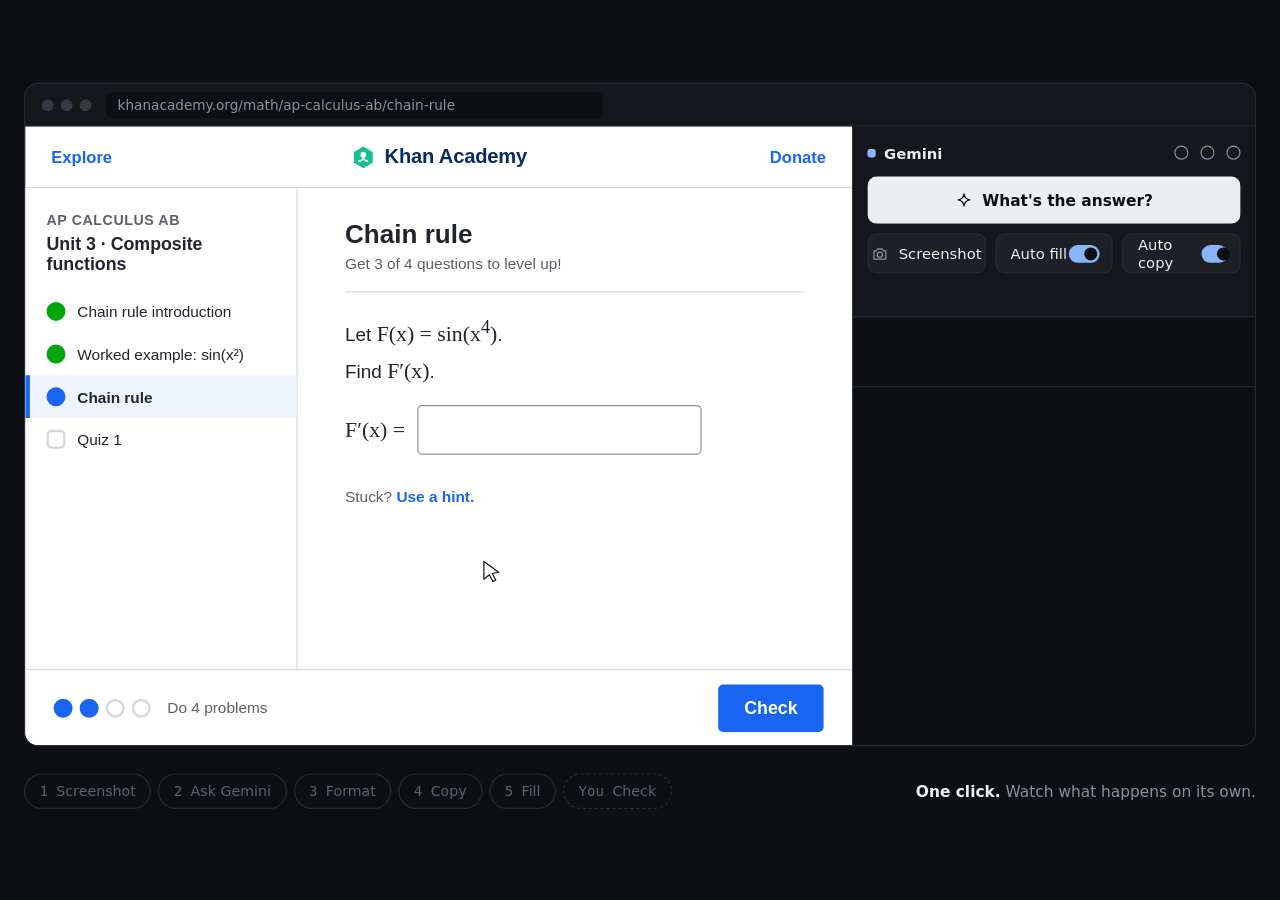
<file: extension/demo.html>
<!DOCTYPE html>
<html lang="en">
  <head>
    <meta charset="UTF-8" />
    <meta name="viewport" content="width=device-width, initial-scale=1.0" />
    <title>Demo: What's the answer?</title>
    <link rel="stylesheet" href="demo.css" />
  </head>
  <body>
    <div class="stage" id="stage">
      <div class="window">
        <div class="chrome-bar">
          <div class="lights"><span></span><span></span><span></span></div>
          <div class="url">khanacademy.org/math/ap-calculus-ab/chain-rule</div>
        </div>
        <div class="content">
          <div class="page" id="page">
            <div class="ka-nav">
              <span class="ka-nav-link">Explore</span>
              <div class="ka-logo">
                <svg viewBox="0 0 24 24" aria-hidden="true"><path d="M12 2l8.7 5v10L12 22l-8.7-5V7z" fill="#14bf96" /><circle cx="12" cy="9.5" r="2.6" fill="#fff" /><path d="M7.5 15.5c2.2 0 4.5-1.4 4.5-3.6 0 2.2 2.3 3.6 4.5 3.6" stroke="#fff" stroke-width="1.6" fill="none" /></svg>
                Khan Academy
              </div>
              <span class="ka-nav-link ka-nav-right">Donate</span>
            </div>

            <div class="ka-body">
              <aside class="ka-side">
                <div class="ka-course">AP Calculus AB</div>
                <div class="ka-unit">Unit 3 · Composite functions</div>
                <div class="ka-item"><i class="ka-icon video"></i>Chain rule introduction</div>
                <div class="ka-item"><i class="ka-icon article"></i>Worked example: sin(x²)</div>
                <div class="ka-item active"><i class="ka-icon exercise"></i>Chain rule</div>
                <div class="ka-item"><i class="ka-icon quiz"></i>Quiz 1</div>
              </aside>

              <main class="ka-main">
                <div class="ka-task">
                  <div class="ka-task-title">Chain rule</div>
                  <div class="ka-task-sub">Get 3 of 4 questions to level up!</div>
                </div>
                <div class="ka-question">
                  <p>Let <span class="math">F(x) = sin(x<sup>4</sup>)</span>.</p>
                  <p>Find <span class="math">F′(x)</span>.</p>
                  <div class="ka-answer-row">
                    <span class="math">F′(x) =</span>
                    <div class="ka-input" id="answer-input"><span id="typed"></span><span class="caret"></span></div>
                  </div>
                </div>
                <div class="ka-hint">Stuck? <span>Use a hint.</span></div>
              </main>
            </div>

            <footer class="ka-footer" id="ka-footer">
              <div class="ka-progress">
                <span class="ka-dot done"></span><span class="ka-dot done"></span><span class="ka-dot" id="dot-3"></span><span class="ka-dot"></span>
                <span class="ka-progress-label">Do 4 problems</span>
              </div>
              <div class="ka-footer-right">
                <span class="ka-feedback" id="feedback">
                  <svg viewBox="0 0 24 24"><circle cx="12" cy="12" r="10" fill="#00a60e" /><path d="M7 12.5l3.2 3.2L17 9" stroke="#fff" stroke-width="2.2" fill="none" stroke-linecap="round" stroke-linejoin="round" /></svg>
                  Nice work!
                </span>
                <span class="ka-check" id="check-btn">Check</span>
              </div>
            </footer>

            <div class="flash" id="flash"></div>
          </div>

          <div class="panel" id="panel">
            <div class="toolbar">
              <div class="toolbar-top">
                <div class="wordmark"><i></i>Gemini</div>
                <div class="icons"><span></span><span></span><span></span></div>
              </div>
              <div class="btn btn-primary" id="answer-btn">
                <svg class="icon" viewBox="0 0 24 24"><path d="M12 3c.7 4.6 3.4 7.3 8 8-4.6.7-7.3 3.4-8 8-.7-4.6-3.4-7.3-8-8 4.6-.7 7.3-3.4 8-8z" /></svg>
                <span class="spinner"></span>
                What's the answer?
              </div>
              <div class="row row-toggles">
                <div class="btn">
                  <svg class="icon muted" viewBox="0 0 24 24"><path d="M4 8h3l2-3h6l2 3h3v11H4z" /><circle cx="12" cy="13" r="3.5" /></svg>
                  Screenshot
                </div>
                <div class="setting">Auto fill <span class="switch on"></span></div>
                <div class="setting">Auto copy <span class="switch on"></span></div>
              </div>
              <div class="status idle" id="status"></div>
            </div>

            <div class="answer" id="answer">
              <div class="answer-value">4x^3cos(x^4)</div>
              <div class="answer-fill" id="answer-fill">Fill</div>
              <div class="answer-copy" id="answer-copy">
                <svg class="icon" viewBox="0 0 24 24"><path d="M5 12.5l4.5 4.5L19 7.5" /></svg>
                <span id="copy-label">Copy</span>
              </div>
            </div>

            <div class="chat">
              <div class="bubble user" id="bubble-user">
                <div class="thumb" id="thumb"></div>
                <span class="long">What's the answer? Format it for Khan Academy.</span>
              </div>
              <div class="bubble model" id="bubble-model">
                <span class="long">Using the chain rule, F′(x) = cos(x⁴) · 4x³.<br /></span>ANSWER: <b>4x^3cos(x^4)</b>
              </div>
            </div>
          </div>
        </div>
      </div>

      <div class="shot" id="shot"></div>

      <div class="cursor" id="cursor">
        <span class="ripple"></span>
        <svg viewBox="0 0 24 24"><path d="M4 2l15 11-6.5 1.2L16 21l-3 1.4-3.5-6.9L4 20z" fill="#fff" stroke="#111" stroke-width="1.2" stroke-linejoin="round" /></svg>
      </div>

      <div class="captions">
        <div class="steps">
          <div class="step" data-step="1"><b>1</b>Screenshot</div>
          <div class="step" data-step="2"><b>2</b>Ask Gemini</div>
          <div class="step" data-step="3"><b>3</b>Format</div>
          <div class="step" data-step="4"><b>4</b>Copy</div>
          <div class="step" data-step="5"><b>5</b>Fill</div>
          <div class="step you" data-step="6"><b>You</b>Check</div>
        </div>
        <div class="headline" id="headline"></div>
      </div>
    </div>

    <script src="demo.js"></script>
  </body>
</html>
</file>
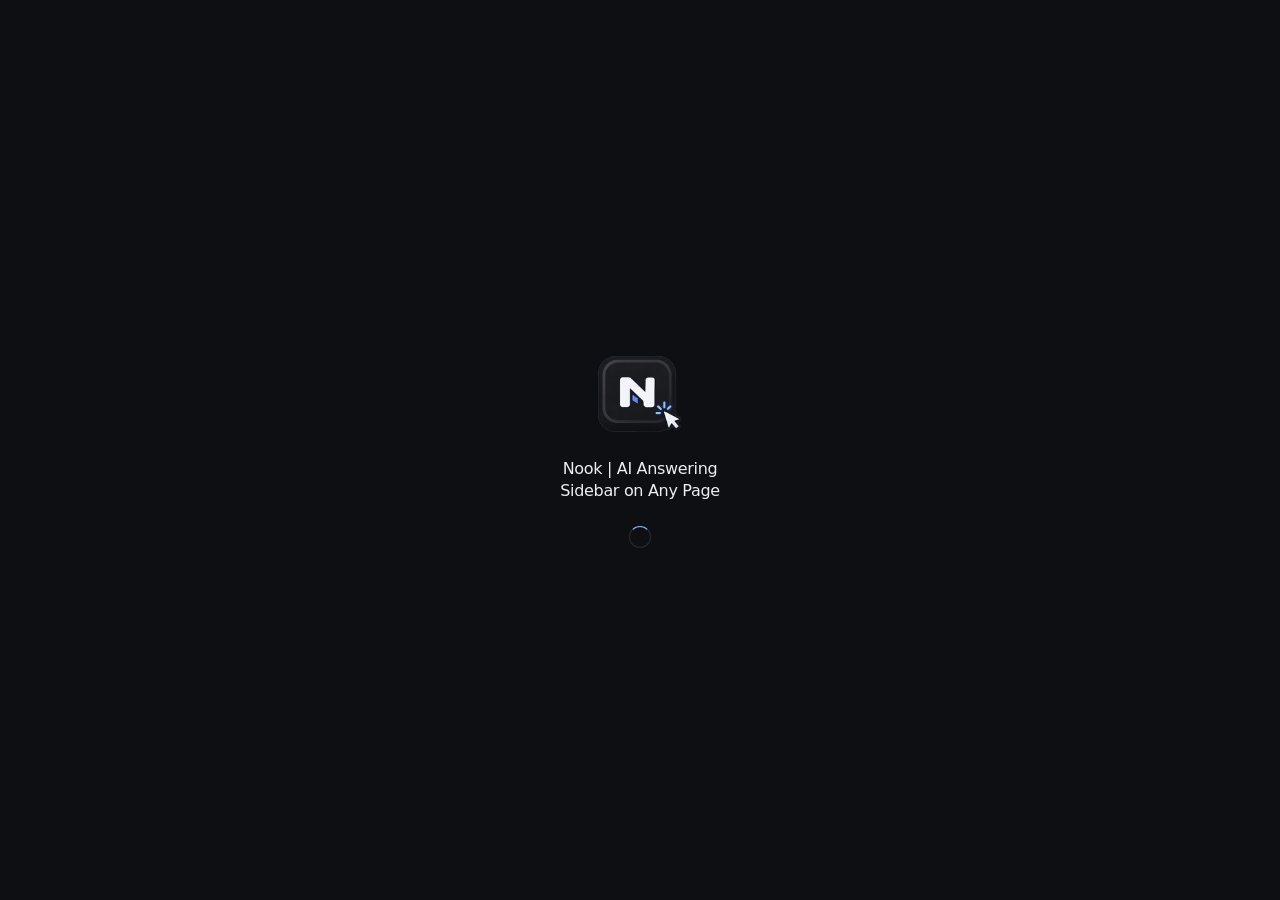
<file: extension/sidepanel.html>
<!DOCTYPE html>
<html lang="en">
  <head>
    <meta charset="UTF-8" />
    <meta name="viewport" content="width=device-width, initial-scale=1.0" />
    <title>Nook</title>
    <link rel="preconnect" href="https://gemini.google.com" />
    <link rel="stylesheet" href="sidepanel.css" />
    <script src="splash-boot.js"></script>
  </head>
  <body>
    <div id="splash" class="splash">
      <img class="splash-logo" src="icons/icon128.png" alt="" width="88" height="88" />
      <p class="splash-title">Nook | AI Answering Sidebar on Any Page</p>
      <div class="splash-spin" aria-hidden="true"></div>
    </div>
    <iframe
      id="gemini-frame"
      class="gemini-frame"
      data-tour="gemini"
      data-src="https://gemini.google.com/app"
      allow="clipboard-read; clipboard-write; microphone"
      title="Gemini"
    ></iframe>
    <svg width="0" height="0" style="position: absolute" aria-hidden="true">
      <defs>
        <symbol id="i-spark" viewBox="0 0 24 24"><path d="M12 3c.7 4.6 3.4 7.3 8 8-4.6.7-7.3 3.4-8 8-.7-4.6-3.4-7.3-8-8 4.6-.7 7.3-3.4 8-8z" /></symbol>
        <symbol id="i-camera" viewBox="0 0 24 24"><path d="M4 8h3l2-3h6l2 3h3v11H4z" /><circle cx="12" cy="13" r="3.5" /></symbol>
        <symbol id="i-copy" viewBox="0 0 24 24"><rect x="8" y="8" width="12" height="12" rx="2" /><path d="M16 8V5a1 1 0 0 0-1-1H5a1 1 0 0 0-1 1v10a1 1 0 0 0 1 1h3" /></symbol>
        <symbol id="i-check" viewBox="0 0 24 24"><path d="M5 12.5l4.5 4.5L19 7.5" /></symbol>
        <symbol id="i-help" viewBox="0 0 24 24"><circle cx="12" cy="12" r="9" /><path d="M9.6 9.5a2.5 2.5 0 1 1 3.4 2.3c-.6.3-1 .8-1 1.5v.4" /><path d="M12 17h.01" /></symbol>
        <symbol id="i-reload" viewBox="0 0 24 24"><path d="M20 12a8 8 0 1 1-2.3-5.7" /><path d="M20 4v5h-5" /></symbol>
        <symbol id="i-play" viewBox="0 0 24 24"><path d="M8 5.5v13l10.5-6.5z" /></symbol>
        <symbol id="i-user" viewBox="0 0 24 24"><circle cx="12" cy="8.5" r="3.5" /><path d="M5 20c1.2-3.5 3.8-5 7-5s5.8 1.5 7 5" /></symbol>
        <symbol id="i-fill" viewBox="0 0 24 24"><path d="M4 17h16" /><path d="M9 13V8.5a3 3 0 0 1 6 0V13" /><path d="M12 3v3" /><path d="M7 20h10" /></symbol>
      </defs>
    </svg>

    <header class="toolbar">
      <div class="toolbar-top">
        <div class="wordmark">
          <span class="wordmark-dot" aria-hidden="true"></span>
          Nook
        </div>
        <div class="toolbar-icons" data-tour="icons">
          <button type="button" id="help-btn" class="icon-btn" title="How it works" aria-label="How it works">
            <svg class="icon"><use href="#i-help" /></svg>
          </button>
          <button type="button" id="reload-btn" class="icon-btn" title="Reload Gemini" aria-label="Reload Gemini">
            <svg class="icon"><use href="#i-reload" /></svg>
          </button>
          <button type="button" id="signin-btn" class="icon-btn" title="Sign in to Google in a new tab" aria-label="Sign in">
            <svg class="icon"><use href="#i-user" /></svg>
          </button>
        </div>
      </div>

      <button type="button" id="answer-btn" class="btn btn-primary" data-tour="answer">
        <svg class="icon"><use href="#i-spark" /></svg>
        <span class="btn-label">What's the answer?</span>
        <span class="spinner" aria-hidden="true"></span>
      </button>
      <p class="hotkey-note" id="hotkey-note">
        <span>Hotkey</span>
        <span id="hotkey-keys"><kbd>Alt</kbd><kbd>Shift</kbd><kbd>A</kbd></span>
        <span class="hotkey-platform" id="hotkey-platform" hidden>Alt+Shift+A on Windows</span>
      </p>

      <div class="toolbar-row">
        <button type="button" id="screenshot-btn" class="btn btn-secondary" data-tour="screenshot">
          <svg class="icon"><use href="#i-camera" /></svg>
          Screenshot
        </button>
        <label class="setting" data-tour="autofill">
          <span>Auto fill</span>
          <input type="checkbox" id="autofill-toggle" />
          <span class="switch" aria-hidden="true"></span>
        </label>
        <label class="setting" data-tour="autocopy">
          <span>Auto copy</span>
          <input type="checkbox" id="autocopy-toggle" />
          <span class="switch" aria-hidden="true"></span>
        </label>
      </div>

      <div id="status-bar" class="status" role="status" aria-live="polite"></div>
    </header>

    <div id="answer-bar" class="answer" hidden data-tour="answercard">
      <button type="button" id="answer-text" class="answer-value" title="Click to copy"></button>
      <button type="button" id="fill-answer-btn" class="answer-action" data-tour="fillbtn" aria-label="Fill answer into the page">
        <svg class="icon"><use href="#i-fill" /></svg>
        <span>Fill</span>
      </button>
      <button type="button" id="copy-answer-btn" class="answer-copy answer-action" aria-label="Copy answer">
        <svg class="icon icon-copy"><use href="#i-copy" /></svg>
        <svg class="icon icon-check"><use href="#i-check" /></svg>
        <span class="answer-copy-label">Copy</span>
      </button>
    </div>


    <div id="onboarding" class="onboarding" hidden>
      <div class="card" role="dialog" aria-modal="true" aria-labelledby="card-title">
        <div id="card-content" class="card-content"></div>
        <div class="card-footer">
          <div id="card-dots" class="dots" aria-hidden="true"></div>
          <div class="card-nav">
            <button type="button" id="card-skip" class="text-btn">Skip</button>
            <button type="button" id="card-next" class="btn btn-primary btn-compact">Next</button>
          </div>
        </div>
      </div>
    </div>

    <div id="tour" class="tour" hidden>
      <div class="tour-scrim"></div>
      <div id="tour-tip" class="tour-tip" role="dialog" aria-modal="true" aria-labelledby="tour-title">
        <div class="tour-step" id="tour-step"></div>
        <h3 id="tour-title" class="tour-title"></h3>
        <p id="tour-body" class="tour-body"></p>
        <div class="tour-nav">
          <button type="button" id="tour-skip" class="text-btn">Skip</button>
          <button type="button" id="tour-next" class="btn btn-primary btn-compact">Next</button>
        </div>
      </div>
    </div>

    <script defer src="page-agent.js"></script>
    <script defer src="page-fill.js"></script>
    <script defer src="onboarding.js"></script>
    <script type="module" src="sidepanel.js"></script>
  </body>
</html>
</file>
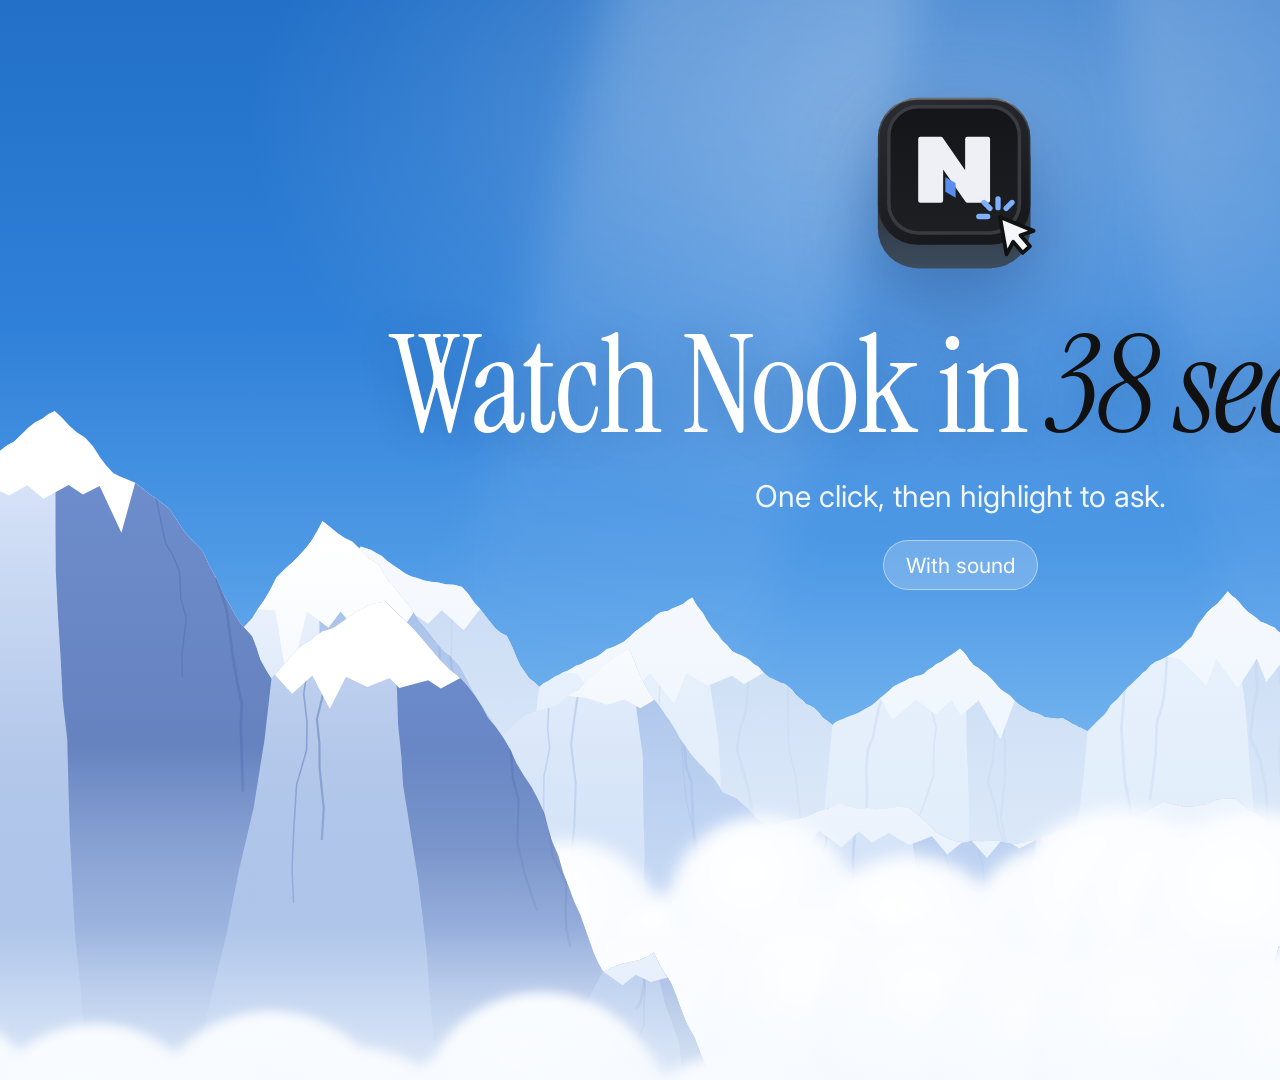
<file: website/tools/poster.html>
<!DOCTYPE html>
<!-- The tour video's poster. Render at 1920x1080 and save as public/assets/nook-tour-poster-v2.jpg.
     The site draws its own play button at 50% / 69%, so that spot is left clear. -->
<html lang="en">
<head>
<meta charset="utf-8" />
<link href="https://fonts.googleapis.com/css2?family=Instrument+Serif:ital@0;1&family=Inter:wght@400;500;600&display=swap" rel="stylesheet" />
<style>
  html, body { margin: 0; }
  .p { position: relative; width: 1920px; height: 1080px; overflow: hidden; font-family: Inter, sans-serif; color: #fff;
       background: linear-gradient(180deg, #2270c8 0%, #2f80d8 30%, #4f9ae6 52%, #79b8f0 72%, #c4e0fa 100%); }
  .sun { position: absolute; left: 50%; top: -420px; width: 1900px; height: 1100px; margin-left: -950px; border-radius: 50%;
         background: radial-gradient(closest-side, rgba(255,255,255,0.34), rgba(255,255,255,0.08) 55%, transparent 75%); }
  .beam { position: absolute; top: -10%; width: 300px; height: 120%; background: linear-gradient(180deg, rgba(255,255,255,0.22), transparent 70%); filter: blur(24px); transform-origin: 50% 0; }
  .ly { position: absolute; left: -60px; width: 2040px; height: auto; bottom: -40px; }
  .ly.near { bottom: -70px; }
  .ly.front { bottom: -150px; }
  .key { position: absolute; left: 50%; top: 92px; width: 176px; margin-left: -88px; filter: drop-shadow(0 30px 40px rgba(10, 40, 100, 0.35)); }
  .key img { width: 100%; display: block; }
  .key .cur { position: absolute; left: 70.8%; top: 66.9%; width: 23.3%; }
  .key .rays { position: absolute; left: 55.8%; top: 52.4%; width: 33.3%; }
  h1 { position: absolute; left: 0; right: 0; top: 318px; margin: 0; text-align: center; font: 400 136px/1 "Instrument Serif", serif; letter-spacing: -0.015em; text-shadow: 0 4px 40px rgba(10, 40, 100, 0.22); }
  h1 em { color: #111; }
  .sub { position: absolute; left: 0; right: 0; top: 478px; text-align: center; font-size: 30px; color: rgba(255,255,255,0.92); }
  .chips { position: absolute; left: 0; right: 0; top: 540px; display: flex; justify-content: center; gap: 14px; }
  .chips span { height: 48px; padding: 0 22px; display: inline-flex; align-items: center; border-radius: 999px; font-size: 21px; background: rgba(255,255,255,0.2); border: 1px solid rgba(255,255,255,0.45); }
</style>
</head>
<body>
  <div class="p">
    <i class="sun"></i>
    <i class="beam" style="left:640px;transform:rotate(14deg)"></i>
    <i class="beam" style="left:1100px;transform:rotate(-10deg);width:360px;opacity:.8"></i>
    <img class="ly" src="../public/assets/scene/far.svg" alt="" />
    <img class="ly" src="../public/assets/scene/mid.svg" alt="" />
    <img class="ly" src="../public/assets/scene/clouds-back.svg" alt="" />
    <img class="ly near" src="../public/assets/scene/near.svg" alt="" />
    <img class="ly front" src="../public/assets/scene/clouds-front.svg" alt="" />
    <div class="key"><img src="../public/assets/scene/keycap.svg" alt="" /><img class="rays" src="../public/assets/scene/rays.svg" alt="" /><img class="cur" src="../public/assets/scene/cursor.svg" alt="" /></div>
    <h1>Watch Nook in <em>38 seconds</em></h1>
    <div class="sub">One click, then highlight to ask.</div>
    <div class="chips"><span>With sound</span></div>
  </div>
</body>
</html>
</file>
<file: extension/demo.css>
/* Looping demo of the "What's the answer?" flow on a mock Khan Academy exercise.
   Landscape for a full tab, portrait (.stage.portrait) for the side panel onboarding. */

:root {
  --bg: #0e0f12;
  --surface: #15171c;
  --raised: #1d2027;
  --border: #272b34;
  --border-strong: #343945;
  --text: #eceef2;
  --muted: #8a91a0;
  --faint: #5c6270;
  --accent: #8ab4f8;
  --success: #6dd3a0;
  --ease: cubic-bezier(0.2, 0.8, 0.2, 1);
  --font: "Inter", system-ui, -apple-system, "Segoe UI", Roboto, sans-serif;
  --mono: ui-monospace, "SF Mono", "Cascadia Mono", Consolas, monospace;

  --ka-blue: #1865f2;
  --ka-ink: #21242c;
  --ka-ink-2: #5b5f66;
  --ka-line: #d6d8da;
  --ka-green: #00a60e;
  --ka-font: "Lato", "Noto Sans", "Helvetica Neue", Arial, sans-serif;
  --ka-math: "Cambria Math", "Times New Roman", serif;
}

* {
  box-sizing: border-box;
}

html,
body {
  margin: 0;
  height: 100%;
  background: var(--bg);
  font-family: var(--font);
  color: var(--text);
  -webkit-font-smoothing: antialiased;
  overflow: hidden;
}

.stage {
  position: absolute;
  top: 50%;
  left: 50%;
  width: 1040px;
  height: 620px;
}

.stage.portrait {
  width: 360px;
  height: 640px;
}

/* ——— Browser window ——— */

.window {
  position: absolute;
  inset: 0 0 60px 0;
  display: flex;
  flex-direction: column;
  border: 1px solid var(--border);
  border-radius: 12px;
  overflow: hidden;
  background: var(--surface);
}

.portrait .window {
  bottom: 68px;
}

.chrome-bar {
  display: flex;
  align-items: center;
  gap: 12px;
  height: 36px;
  padding: 0 14px;
  border-bottom: 1px solid var(--border);
  flex-shrink: 0;
}

.portrait .chrome-bar {
  height: 30px;
  gap: 10px;
  padding: 0 10px;
}

.lights {
  display: flex;
  gap: 6px;
}

.lights span {
  width: 10px;
  height: 10px;
  border-radius: 50%;
  background: var(--border-strong);
}

.portrait .lights span {
  width: 8px;
  height: 8px;
}

.url {
  flex: 1;
  max-width: 420px;
  height: 22px;
  padding: 0 10px;
  border-radius: 6px;
  background: var(--bg);
  color: var(--muted);
  font-size: 11.5px;
  line-height: 22px;
  white-space: nowrap;
  overflow: hidden;
  text-overflow: ellipsis;
}

.portrait .url {
  height: 18px;
  font-size: 10px;
  line-height: 18px;
}

.content {
  flex: 1;
  display: flex;
  min-height: 0;
}

.portrait .content {
  flex-direction: column;
}

/* ——— Mock Khan Academy exercise ——— */

.page {
  position: relative;
  flex: 1;
  display: flex;
  flex-direction: column;
  min-width: 0;
  background: #fff;
  color: var(--ka-ink);
  font-family: var(--ka-font);
  overflow: hidden;
}

.portrait .page {
  flex: 0 0 262px;
}

.ka-nav {
  position: relative;
  display: flex;
  align-items: center;
  justify-content: space-between;
  height: 52px;
  padding: 0 22px;
  border-bottom: 1px solid var(--ka-line);
  flex-shrink: 0;
}

.portrait .ka-nav {
  height: 38px;
  padding: 0 12px;
}

.ka-nav-link {
  color: var(--ka-blue);
  font-size: 14px;
  font-weight: 700;
}

.portrait .ka-nav-link {
  font-size: 11px;
}

.ka-logo {
  position: absolute;
  left: 50%;
  display: flex;
  align-items: center;
  gap: 7px;
  transform: translateX(-50%);
  color: #0a2a66;
  font-size: 17px;
  font-weight: 700;
  letter-spacing: -0.01em;
}

.ka-logo svg {
  width: 22px;
  height: 22px;
}

.portrait .ka-logo {
  gap: 5px;
  font-size: 13px;
}

.portrait .ka-logo svg {
  width: 16px;
  height: 16px;
}

.ka-body {
  flex: 1;
  display: flex;
  min-height: 0;
}

.ka-side {
  width: 230px;
  padding: 20px 0;
  border-right: 1px solid var(--ka-line);
  background: #fff;
  flex-shrink: 0;
}

.portrait .ka-side {
  display: none;
}

.ka-course {
  padding: 0 18px;
  color: var(--ka-ink-2);
  font-size: 12px;
  font-weight: 700;
  text-transform: uppercase;
  letter-spacing: 0.04em;
}

.ka-unit {
  padding: 4px 18px 14px;
  font-size: 15px;
  font-weight: 700;
}

.ka-item {
  display: flex;
  align-items: center;
  gap: 10px;
  padding: 10px 18px;
  color: var(--ka-ink);
  font-size: 13px;
}

.ka-item.active {
  background: #eef3fe;
  box-shadow: inset 4px 0 0 var(--ka-blue);
  font-weight: 700;
}

.ka-icon {
  width: 16px;
  height: 16px;
  border: 2px solid var(--ka-line);
  border-radius: 50%;
  flex-shrink: 0;
}

.ka-icon.exercise {
  border-color: var(--ka-blue);
  background: var(--ka-blue);
}

.ka-icon.quiz {
  border-radius: 4px;
}

.ka-icon.video,
.ka-icon.article {
  border-color: var(--ka-green);
  background: var(--ka-green);
}

.ka-main {
  flex: 1;
  min-width: 0;
  padding: 26px 40px;
}

.portrait .ka-main {
  padding: 12px 16px 0;
}

.ka-task {
  padding-bottom: 16px;
  margin-bottom: 20px;
  border-bottom: 1px solid var(--ka-line);
}

.portrait .ka-task {
  padding-bottom: 8px;
  margin-bottom: 10px;
}

.ka-task-title {
  font-size: 22px;
  font-weight: 700;
}

.portrait .ka-task-title {
  font-size: 15px;
}

.ka-task-sub {
  margin-top: 4px;
  color: var(--ka-ink-2);
  font-size: 13px;
}

.portrait .ka-task-sub {
  font-size: 10.5px;
}

.ka-question p {
  margin: 0 0 10px;
  font-size: 16px;
}

.portrait .ka-question p {
  margin-bottom: 4px;
  font-size: 12.5px;
}

.math {
  font-family: var(--ka-math);
  font-size: 1.15em;
}

.ka-answer-row {
  display: flex;
  align-items: center;
  gap: 10px;
  margin-top: 18px;
}

.portrait .ka-answer-row {
  margin-top: 8px;
  font-size: 12.5px;
}

.ka-input {
  width: 240px;
  height: 42px;
  padding: 0 12px;
  border: 1px solid rgba(33, 36, 44, 0.5);
  border-radius: 4px;
  font-family: var(--mono);
  font-size: 15px;
  line-height: 40px;
  white-space: nowrap;
  transition: border-color 200ms, box-shadow 200ms;
}

.portrait .ka-input {
  width: 170px;
  height: 32px;
  padding: 0 8px;
  font-size: 12px;
  line-height: 30px;
}

.ka-input.focus {
  border-color: var(--ka-blue);
  box-shadow: 0 0 0 1px var(--ka-blue);
}

.caret {
  display: inline-block;
  width: 1.5px;
  height: 18px;
  margin-left: 1px;
  vertical-align: -4px;
  background: var(--ka-ink);
  opacity: 0;
}

.portrait .caret {
  height: 14px;
  vertical-align: -3px;
}

.ka-input.focus .caret {
  animation: blink 1s steps(1) infinite;
}

.ka-hint {
  margin-top: 28px;
  color: var(--ka-ink-2);
  font-size: 13px;
}

.ka-hint span {
  color: var(--ka-blue);
  font-weight: 700;
}

.portrait .ka-hint {
  display: none;
}

.ka-footer {
  display: flex;
  align-items: center;
  justify-content: space-between;
  height: 64px;
  padding: 0 24px;
  border-top: 1px solid var(--ka-line);
  background: #fff;
  flex-shrink: 0;
  transition: background 300ms;
}

.portrait .ka-footer {
  height: 46px;
  padding: 0 12px;
}

.ka-footer.correct {
  background: #f1faf2;
}

.ka-progress {
  display: flex;
  align-items: center;
  gap: 6px;
}

.ka-dot {
  width: 16px;
  height: 16px;
  border: 2px solid var(--ka-line);
  border-radius: 50%;
  transition: background 300ms, border-color 300ms;
}

.portrait .ka-dot {
  width: 11px;
  height: 11px;
}

.ka-dot.done {
  border-color: var(--ka-blue);
  background: var(--ka-blue);
}

.ka-progress-label {
  margin-left: 8px;
  color: var(--ka-ink-2);
  font-size: 13px;
}

.portrait .ka-progress-label {
  display: none;
}

.ka-footer-right {
  display: flex;
  align-items: center;
  gap: 16px;
}

.portrait .ka-footer-right {
  gap: 8px;
}

.ka-feedback {
  display: flex;
  align-items: center;
  gap: 8px;
  color: var(--ka-green);
  font-size: 15px;
  font-weight: 700;
  opacity: 0;
  transform: translateX(8px);
  transition: opacity 300ms var(--ease), transform 300ms var(--ease);
}

.ka-feedback svg {
  width: 22px;
  height: 22px;
}

.portrait .ka-feedback {
  gap: 5px;
  font-size: 12px;
}

.portrait .ka-feedback svg {
  width: 16px;
  height: 16px;
}

.ka-feedback.show {
  opacity: 1;
  transform: none;
}

.ka-check {
  height: 40px;
  padding: 0 22px;
  border-radius: 4px;
  background: var(--ka-blue);
  color: #fff;
  font-size: 15px;
  font-weight: 700;
  line-height: 40px;
  transition: background 250ms;
}

.portrait .ka-check {
  height: 30px;
  padding: 0 14px;
  font-size: 12px;
  line-height: 30px;
}

.ka-check.next {
  background: var(--ka-green);
}

.flash {
  position: absolute;
  inset: 0;
  border: 3px solid var(--accent);
  background: rgba(255, 255, 255, 0.7);
  opacity: 0;
  pointer-events: none;
}

.flash.go {
  animation: flash 520ms ease-out;
}

.shot {
  position: absolute;
  z-index: 5;
  border: 1px solid #d0d3da;
  border-radius: 6px;
  background: #fff;
  opacity: 0;
  pointer-events: none;
  transform-origin: 0 0;
  transition: transform 700ms var(--ease), opacity 600ms var(--ease);
}

/* ——— Side panel mock ——— */

.panel {
  display: flex;
  flex-direction: column;
  width: 340px;
  border-left: 1px solid var(--border);
  background: var(--bg);
  flex-shrink: 0;
}

.portrait .panel {
  flex: 1;
  width: auto;
  min-height: 0;
  border-left: none;
  border-top: 1px solid var(--border);
}

.toolbar {
  display: flex;
  flex-direction: column;
  gap: 8px;
  padding: 10px 12px 12px;
  border-bottom: 1px solid var(--border);
  background: var(--surface);
}

.portrait .toolbar {
  gap: 6px;
  padding: 8px 10px 10px;
}

.toolbar-top {
  display: flex;
  align-items: center;
  justify-content: space-between;
  height: 24px;
  font-size: 12.5px;
  font-weight: 600;
}

.portrait .toolbar-top {
  height: 18px;
  font-size: 11.5px;
}

.wordmark {
  display: flex;
  align-items: center;
  gap: 7px;
}

.wordmark i {
  width: 7px;
  height: 7px;
  border-radius: 2px;
  background: var(--accent);
}

.icons {
  display: flex;
  gap: 10px;
}

.icons span {
  width: 12px;
  height: 12px;
  border: 1.5px solid var(--muted);
  border-radius: 50%;
}

.icon {
  width: 15px;
  height: 15px;
  fill: none;
  stroke: currentColor;
  stroke-width: 1.7;
  stroke-linecap: round;
  stroke-linejoin: round;
}

.icon.muted {
  color: var(--muted);
}

.btn {
  display: flex;
  align-items: center;
  justify-content: center;
  gap: 8px;
  height: 34px;
  border: 1px solid var(--border);
  border-radius: 8px;
  background: var(--raised);
  font-size: 12.5px;
  font-weight: 500;
  transition: transform 140ms var(--ease), background 200ms, color 200ms;
}

.portrait .btn {
  height: 30px;
  font-size: 12px;
}

.btn-primary {
  height: 40px;
  border-color: transparent;
  background: var(--text);
  color: var(--bg);
  font-size: 13px;
  font-weight: 600;
}

.portrait .btn-primary {
  height: 36px;
}

.btn-primary.pressed {
  transform: scale(0.97);
}

.btn-primary.busy {
  border-color: var(--border);
  background: var(--raised);
  color: var(--muted);
}

.spinner {
  display: none;
  width: 14px;
  height: 14px;
  border: 1.6px solid var(--border-strong);
  border-top-color: var(--text);
  border-radius: 50%;
  animation: spin 0.8s linear infinite;
}

.btn-primary.busy .spinner {
  display: block;
}

.btn-primary.busy .icon {
  display: none;
}

.row {
  display: grid;
  grid-template-columns: 1fr 1fr;
  gap: 8px;
}

.row-toggles {
  grid-template-columns: 1fr 1fr 1fr;
}

.portrait .row-toggles {
  grid-template-columns: 1fr 1fr;
}

.portrait .row-toggles .btn {
  grid-column: 1 / -1;
}

.setting {
  display: flex;
  align-items: center;
  justify-content: space-between;
  height: 34px;
  padding: 0 10px 0 12px;
  border: 1px solid var(--border);
  border-radius: 8px;
  background: var(--raised);
  font-size: 12.5px;
  font-weight: 500;
}

.portrait .setting {
  height: 30px;
  font-size: 12px;
}

.switch {
  position: relative;
  width: 26px;
  height: 15px;
  border-radius: 999px;
  background: var(--accent);
}

.switch::after {
  content: "";
  position: absolute;
  top: 2px;
  left: 2px;
  width: 11px;
  height: 11px;
  border-radius: 50%;
  background: var(--muted);
  transition: transform 200ms var(--ease), background 200ms;
}

.switch.on {
  background: var(--accent);
}

.switch.on::after {
  transform: translateX(11px);
  background: var(--bg);
}

.status {
  display: flex;
  align-items: center;
  gap: 7px;
  height: 16px;
  color: var(--muted);
  font-size: 12px;
  transition: opacity 200ms;
}

.portrait .status {
  height: 14px;
  font-size: 11px;
}

.status::before {
  content: "";
  width: 5px;
  height: 5px;
  border-radius: 50%;
  background: var(--accent);
  animation: pulse 1.2s ease-in-out infinite;
}

.status.done::before {
  background: var(--success);
  animation: none;
}

.status.idle {
  opacity: 0;
}

.answer {
  display: flex;
  margin: 10px 12px 0;
  border: 1px solid var(--border);
  border-radius: 8px;
  background: var(--surface);
  overflow: hidden;
  opacity: 0;
  transform: translateY(-6px);
  transition: opacity 260ms var(--ease), transform 260ms var(--ease);
  flex-shrink: 0;
}

.portrait .answer {
  margin: 8px 10px 0;
}

.answer.show {
  opacity: 1;
  transform: none;
}

.answer-value {
  flex: 1;
  padding: 10px 12px;
  font-family: var(--mono);
  font-size: 14px;
  font-weight: 500;
}

.portrait .answer-value {
  padding: 8px 10px;
  font-size: 13px;
}

.answer-fill,
.answer-copy {
  display: flex;
  align-items: center;
  gap: 6px;
  padding: 0 12px;
  border-left: 1px solid var(--border);
  color: var(--muted);
  font-size: 12px;
}

.answer-copy.is-copied {
  color: var(--success);
}

.chat {
  flex: 1;
  display: flex;
  flex-direction: column;
  gap: 10px;
  min-height: 0;
  margin-top: 10px;
  padding: 14px;
  border-top: 1px solid var(--border);
  overflow: hidden;
}

.portrait .chat {
  gap: 6px;
  margin-top: 8px;
  padding: 8px 10px;
}

.bubble {
  max-width: 85%;
  padding: 9px 11px;
  border-radius: 10px;
  font-size: 12px;
  line-height: 1.5;
  opacity: 0;
  transform: translateY(6px);
  transition: opacity 300ms var(--ease), transform 300ms var(--ease);
}

.portrait .bubble {
  padding: 6px 9px;
  font-size: 11px;
}

.bubble.show {
  opacity: 1;
  transform: none;
}

.bubble.user {
  align-self: flex-end;
  background: var(--raised);
  color: var(--muted);
}

.thumb {
  width: 84px;
  height: 52px;
  margin-bottom: 6px;
  border-radius: 4px;
  background: #fff;
}

.portrait .thumb {
  width: 54px;
  height: 34px;
  margin-bottom: 0;
}

.portrait .bubble .long {
  display: none;
}

.bubble.model {
  align-self: flex-start;
  border: 1px solid var(--border);
  color: var(--muted);
}

.bubble.model b {
  color: var(--text);
  font-family: var(--mono);
  font-weight: 500;
}

/* ——— Cursor, keys, captions ——— */

.cursor {
  position: absolute;
  top: 0;
  left: 0;
  z-index: 20;
  width: 20px;
  height: 20px;
  pointer-events: none;
  transition: transform 900ms cubic-bezier(0.45, 0, 0.2, 1);
}

.cursor svg {
  width: 20px;
  height: 20px;
  transition: transform 120ms;
}

.cursor.click svg {
  transform: scale(0.85);
}

.ripple {
  position: absolute;
  top: -8px;
  left: -8px;
  width: 20px;
  height: 20px;
  border: 2px solid var(--accent);
  border-radius: 50%;
  opacity: 0;
}

.cursor.click .ripple {
  animation: ripple 500ms ease-out;
}

.keycap {
  position: absolute;
  z-index: 21;
  display: flex;
  gap: 4px;
  opacity: 0;
  transform: translateY(6px);
  transition: opacity 200ms var(--ease), transform 200ms var(--ease);
}

.keycap.show {
  opacity: 1;
  transform: none;
}

.keycap kbd {
  min-width: 30px;
  height: 28px;
  padding: 0 8px;
  border: 1px solid var(--border-strong);
  border-bottom-width: 2px;
  border-radius: 6px;
  background: var(--raised);
  color: var(--text);
  font-family: var(--mono);
  font-size: 12px;
  line-height: 26px;
  text-align: center;
}

.captions {
  position: absolute;
  right: 0;
  bottom: 0;
  left: 0;
  display: flex;
  align-items: center;
  justify-content: space-between;
  height: 44px;
}

.portrait .captions {
  flex-direction: column-reverse;
  align-items: stretch;
  gap: 8px;
  height: 58px;
}

.steps {
  display: flex;
  gap: 6px;
}

.portrait .steps {
  justify-content: space-between;
  gap: 4px;
}

.step {
  display: flex;
  align-items: center;
  gap: 7px;
  height: 30px;
  padding: 0 12px;
  border: 1px solid var(--border);
  border-radius: 999px;
  color: var(--faint);
  font-size: 12px;
  transition: color 250ms, border-color 250ms, background 250ms;
}

.portrait .step {
  gap: 4px;
  height: 24px;
  padding: 0 8px;
  font-size: 10.5px;
}

.portrait .step:not(.you) b {
  display: none;
}

.step b {
  font-family: var(--mono);
  font-weight: 500;
}

.step.active {
  border-color: var(--border-strong);
  background: var(--surface);
  color: var(--text);
}

.step.done {
  color: var(--muted);
}

.step.you {
  border-style: dashed;
}

.headline {
  color: var(--muted);
  font-size: 13px;
}

.portrait .headline {
  font-size: 12px;
  text-align: center;
}

.headline strong {
  color: var(--text);
  font-weight: 600;
}

@keyframes spin {
  to {
    transform: rotate(360deg);
  }
}

@keyframes pulse {
  50% {
    opacity: 0.35;
  }
}

@keyframes blink {
  50% {
    opacity: 1;
  }
}

@keyframes flash {
  0% {
    opacity: 0;
  }
  25% {
    opacity: 1;
  }
  100% {
    opacity: 0;
  }
}

@keyframes ripple {
  0% {
    opacity: 0.9;
    transform: scale(0.5);
  }
  100% {
    opacity: 0;
    transform: scale(2.2);
  }
}
</file>
<file: extension/sidepanel.css>
/* Gemini Side Panel v2 — Graphite theme: toolbar, answer card, onboarding cards, and spotlight tour */

:root {
  --bg: #0e0f12;
  --surface: #15171c;
  --raised: #1d2027;
  --border: #272b34;
  --border-strong: #343945;
  --text: #eceef2;
  --muted: #8a91a0;
  --faint: #5c6270;
  --accent: #8ab4f8;
  --success: #6dd3a0;
  --danger: #f28b82;

  --radius: 8px;
  --ease: cubic-bezier(0.2, 0.8, 0.2, 1);
  --fast: 140ms;
  --base: 220ms;

  --font: "Inter", system-ui, -apple-system, "Segoe UI", Roboto, sans-serif;
  --mono: ui-monospace, "SF Mono", "Cascadia Mono", Consolas, monospace;
}

*,
*::before,
*::after {
  box-sizing: border-box;
}

[hidden] {
  display: none !important;
}

html,
body {
  margin: 0;
  height: 100%;
  font-family: var(--font);
  font-size: 13px;
  line-height: 1.4;
  color: var(--text);
  background: var(--bg);
  -webkit-font-smoothing: antialiased;
}

body {
  display: flex;
  flex-direction: column;
  height: 100vh;
  overflow: hidden;
}

button {
  font-family: inherit;
  color: inherit;
}

:focus-visible {
  outline: 2px solid var(--accent);
  outline-offset: 2px;
}

.icon {
  width: 15px;
  height: 15px;
  flex-shrink: 0;
  fill: none;
  stroke: currentColor;
  stroke-width: 1.7;
  stroke-linecap: round;
  stroke-linejoin: round;
}

/* ——— Toolbar ——— */

.toolbar {
  order: 1;
  display: flex;
  flex-direction: column;
  gap: 8px;
  padding: 10px 12px 12px;
  background: var(--surface);
  border-bottom: 1px solid var(--border);
  flex-shrink: 0;
}

.toolbar-top {
  display: flex;
  align-items: center;
  justify-content: space-between;
  height: 28px;
}

.wordmark {
  display: flex;
  align-items: center;
  gap: 7px;
  font-size: 12.5px;
  font-weight: 600;
  letter-spacing: -0.01em;
  color: var(--text);
}

.wordmark-dot {
  width: 7px;
  height: 7px;
  border-radius: 2px;
  background: var(--accent);
}

.toolbar-icons {
  display: flex;
  gap: 2px;
  border-radius: var(--radius);
}

.icon-btn {
  display: grid;
  place-items: center;
  width: 28px;
  height: 28px;
  padding: 0;
  border: none;
  border-radius: 6px;
  background: transparent;
  color: var(--muted);
  cursor: pointer;
  transition: background var(--fast), color var(--fast);
}

.icon-btn:hover {
  background: var(--raised);
  color: var(--text);
}

.toolbar-row {
  display: grid;
  grid-template-columns: auto 1fr 1fr;
  gap: 8px;
}

.toolbar-row .setting {
  padding: 0 8px 0 10px;
  gap: 6px;
}

.toolbar-row .setting span:first-child {
  white-space: nowrap;
}

/* ——— Buttons ——— */

.btn {
  position: relative;
  display: inline-flex;
  align-items: center;
  justify-content: center;
  gap: 8px;
  height: 34px;
  padding: 0 12px;
  border: 1px solid var(--border);
  border-radius: var(--radius);
  background: var(--raised);
  font-size: 12.5px;
  font-weight: 500;
  letter-spacing: -0.005em;
  white-space: nowrap;
  cursor: pointer;
  transition: background var(--fast), border-color var(--fast), transform var(--fast) var(--ease), opacity var(--fast);
}

.btn:active:not(:disabled) {
  transform: scale(0.98);
}

.btn:disabled {
  cursor: default;
  opacity: 0.45;
}

.btn-primary {
  height: 40px;
  border-color: transparent;
  background: var(--text);
  color: var(--bg);
  font-size: 13px;
  font-weight: 600;
}

.btn-primary:hover:not(:disabled) {
  background: #ffffff;
}

.btn-primary.is-busy:disabled {
  opacity: 1;
  background: var(--raised);
  color: var(--muted);
  border-color: var(--border);
}

.btn-secondary {
  color: var(--text);
}

.btn-secondary .icon {
  color: var(--muted);
}

.btn-secondary:hover:not(:disabled) {
  border-color: var(--border-strong);
  background: #22262e;
}

.btn-compact {
  height: 30px;
  padding: 0 14px;
  font-size: 12.5px;
}

.text-btn {
  padding: 4px 2px;
  border: none;
  background: none;
  color: var(--muted);
  font-size: 12.5px;
  cursor: pointer;
  transition: color var(--fast);
}

.text-btn:hover {
  color: var(--text);
}

.spinner {
  display: none;
  width: 14px;
  height: 14px;
  border: 1.6px solid var(--border-strong);
  border-top-color: var(--text);
  border-radius: 50%;
  animation: spin 0.8s linear infinite;
}

.btn-primary.is-busy .spinner {
  display: block;
}

.btn-primary.is-busy .icon {
  display: none;
}

.hotkey-note {
  display: flex;
  align-items: center;
  flex-wrap: wrap;
  gap: 6px;
  margin: -4px 0 0;
  color: var(--muted);
  font-size: 11.5px;
  line-height: 1.4;
}

.hotkey-note kbd {
  display: inline-block;
  margin-right: 3px;
  padding: 1px 5px;
  border: 1px solid var(--border);
  border-radius: 4px;
  background: var(--bg);
  color: var(--text);
  font-family: var(--mono);
  font-size: 10.5px;
  line-height: 1.4;
}

.hotkey-platform {
  color: var(--muted);
}

/* ——— Auto copy setting ——— */

.setting {
  position: relative;
  display: flex;
  align-items: center;
  justify-content: space-between;
  height: 34px;
  padding: 0 10px 0 12px;
  border: 1px solid var(--border);
  border-radius: var(--radius);
  background: var(--raised);
  font-size: 12.5px;
  font-weight: 500;
  color: var(--muted);
  cursor: pointer;
  user-select: none;
  transition: color var(--fast), border-color var(--fast);
}

.setting:hover {
  border-color: var(--border-strong);
}

.setting:has(input:checked) {
  color: var(--text);
}

.setting input {
  position: absolute;
  opacity: 0;
  pointer-events: none;
}

.switch {
  position: relative;
  width: 26px;
  height: 15px;
  border-radius: 999px;
  background: var(--border-strong);
  transition: background var(--base) var(--ease);
  flex-shrink: 0;
}

.switch::after {
  content: "";
  position: absolute;
  top: 2px;
  left: 2px;
  width: 11px;
  height: 11px;
  border-radius: 50%;
  background: var(--muted);
  transition: transform var(--base) var(--ease), background var(--base);
}

input:checked + .switch {
  background: var(--accent);
}

input:checked + .switch::after {
  transform: translateX(11px);
  background: var(--bg);
}

input:focus-visible + .switch {
  outline: 2px solid var(--accent);
  outline-offset: 2px;
}

/* ——— Status line ——— */

.status {
  display: flex;
  align-items: center;
  gap: 7px;
  min-height: 16px;
  font-size: 12px;
  color: var(--muted);
  animation: fade-in var(--base) var(--ease);
}

.status:empty {
  display: none;
}

.status::before {
  content: "";
  width: 5px;
  height: 5px;
  border-radius: 50%;
  background: var(--faint);
  flex-shrink: 0;
}

.status.working::before {
  background: var(--accent);
  animation: pulse 1.2s ease-in-out infinite;
}

.status.success::before {
  background: var(--success);
}

.status.error {
  color: var(--danger);
}

.status.error::before {
  background: var(--danger);
}

/* ——— Answer card ——— */

.answer {
  order: 2;
  display: flex;
  align-items: stretch;
  margin: 10px 12px 0;
  border: 1px solid var(--border);
  border-radius: var(--radius);
  background: var(--surface);
  flex-shrink: 0;
  overflow: hidden;
  animation: slide-down var(--base) var(--ease);
}

.answer-value {
  flex: 1;
  min-width: 0;
  padding: 10px 12px;
  border: none;
  background: none;
  text-align: left;
  font-family: var(--mono);
  font-size: 14px;
  font-weight: 500;
  line-height: 1.45;
  word-break: break-word;
  cursor: copy;
  transition: background var(--fast);
}

.answer-value:hover {
  background: var(--raised);
}

.answer-action {
  display: flex;
  align-items: center;
  gap: 6px;
  padding: 0 12px;
  border: none;
  border-left: 1px solid var(--border);
  background: none;
  color: var(--muted);
  font-size: 12px;
  font-weight: 500;
  cursor: pointer;
  transition: color var(--fast), background var(--fast);
}

.answer-action:hover {
  background: var(--raised);
  color: var(--text);
}

.answer-action:disabled {
  opacity: 0.5;
  cursor: default;
}

.answer-copy .icon-check {
  display: none;
}

.answer.is-copied .answer-copy {
  color: var(--success);
}

.answer.is-copied .icon-copy {
  display: none;
}

.answer.is-copied .icon-check {
  display: block;
  animation: pop var(--base) var(--ease);
}

.gemini-frame {
  order: 3;
  flex: 1;
  width: 100%;
  border: none;
  background: var(--bg);
}

body:has(.answer:not([hidden])) .gemini-frame {
  margin-top: 10px;
  border-top: 1px solid var(--border);
}

/* ——— Onboarding cards ——— */

.onboarding {
  position: fixed;
  inset: 0;
  z-index: 20;
  display: flex;
  align-items: flex-end;
  justify-content: center;
  padding: 14px;
  background: rgba(14, 15, 18, 0.72);
  backdrop-filter: blur(8px);
  animation: fade-in var(--base) var(--ease);
}

.card {
  width: 100%;
  max-width: 380px;
  border: 1px solid var(--border);
  border-radius: 12px;
  background: var(--surface);
  animation: rise 320ms var(--ease);
}

.card-content {
  min-height: 268px;
  padding: 22px 20px 6px;
}

.card-content.is-entering {
  animation: card-in 260ms var(--ease);
}

.card-visual {
  display: flex;
  align-items: center;
  height: 88px;
  margin-bottom: 18px;
  padding: 0 16px;
  border: 1px solid var(--border);
  border-radius: var(--radius);
  background: var(--bg);
}

.tags {
  display: flex;
  flex-wrap: wrap;
  gap: 6px;
  margin-bottom: 10px;
}

.card-demo .card-content {
  min-height: 0;
}

.demo-frame {
  display: grid;
  place-items: center;
  height: min(calc(100vh - 250px), 620px);
  min-height: 260px;
  margin-bottom: 16px;
  border: 1px solid var(--border);
  border-radius: var(--radius);
  background: var(--bg);
  overflow: hidden;
}

.demo-frame iframe {
  width: 100%;
  height: 100%;
  border: none;
  animation: fade-in var(--base) var(--ease);
}

.demo-play {
  display: inline-flex;
  align-items: center;
  gap: 8px;
  height: 36px;
  padding: 0 16px;
  border: 1px solid var(--border-strong);
  border-radius: 999px;
  background: var(--raised);
  font-size: 12.5px;
  font-weight: 500;
  cursor: pointer;
  transition: background var(--fast), transform var(--fast) var(--ease);
}

.demo-play:hover {
  background: #22262e;
}

.demo-play:active {
  transform: scale(0.97);
}

.demo-play .icon {
  fill: currentColor;
  stroke: none;
}

.tag {
  display: inline-flex;
  align-items: center;
  height: 20px;
  padding: 0 8px;
  border: 1px solid var(--border-strong);
  border-radius: 999px;
  color: var(--text);
  font-size: 11px;
  font-weight: 500;
}

.tag::before {
  content: "";
  width: 5px;
  height: 5px;
  margin-right: 6px;
  border-radius: 50%;
  background: var(--success);
}

.card-title {
  margin: 0 0 6px;
  font-size: 17px;
  font-weight: 600;
  letter-spacing: -0.02em;
}

.card-body {
  margin: 0;
  color: var(--muted);
  font-size: 13px;
  line-height: 1.55;
}

.card-content .setting {
  margin-top: 14px;
}

.card-footer {
  display: flex;
  align-items: center;
  justify-content: space-between;
  padding: 14px 20px 16px;
}

.card-nav {
  display: flex;
  align-items: center;
  gap: 12px;
}

.dots {
  display: flex;
  gap: 5px;
}

.dots span {
  width: 5px;
  height: 5px;
  border-radius: 999px;
  background: var(--border-strong);
  transition: width var(--base) var(--ease), background var(--base);
}

.dots span.active {
  width: 16px;
  background: var(--text);
}

/* Card illustrations */

.mini-panel {
  display: flex;
  gap: 8px;
  width: 100%;
  height: 56px;
}

.mini-page,
.mini-side {
  border: 1px solid var(--border);
  border-radius: 5px;
  background: var(--surface);
}

.mini-page {
  flex: 1.6;
  padding: 8px;
}

.mini-side {
  flex: 1;
  padding: 7px;
}

.mini-line {
  height: 4px;
  margin-bottom: 5px;
  border-radius: 2px;
  background: var(--border-strong);
}

.mini-button {
  height: 11px;
  margin-bottom: 5px;
  border-radius: 3px;
  background: var(--text);
}

.flow {
  display: flex;
  align-items: center;
  justify-content: space-between;
  width: 100%;
  color: var(--muted);
  font-size: 11px;
}

.flow-step {
  display: flex;
  flex-direction: column;
  align-items: center;
  gap: 6px;
  opacity: 0;
  animation: fade-up 360ms var(--ease) forwards;
}

.flow-step:nth-child(3) {
  animation-delay: 120ms;
}

.flow-step:nth-child(5) {
  animation-delay: 240ms;
}

.flow-step .icon {
  width: 18px;
  height: 18px;
  color: var(--text);
}

.flow-arrow {
  flex: 1;
  height: 1px;
  margin: 0 8px 18px;
  background: var(--border-strong);
}

.paste-demo {
  display: flex;
  flex-direction: column;
  gap: 8px;
  width: 100%;
}

.paste-row {
  display: flex;
  align-items: center;
  justify-content: space-between;
  height: 28px;
  padding: 0 10px;
  border: 1px solid var(--border);
  border-radius: 5px;
  font-family: var(--mono);
  font-size: 12px;
}

.paste-row .icon {
  color: var(--success);
}

.paste-target {
  color: var(--faint);
  font-family: var(--font);
  border-style: dashed;
}

.paste-target kbd {
  font-family: var(--mono);
  font-size: 11px;
  color: var(--muted);
}

.hl-demo {
  position: relative;
  width: 100%;
  height: 92px;
  font-size: 12px;
}

.hl-line {
  color: var(--muted);
}

.hl-sel {
  color: var(--text);
  background: rgba(138, 180, 248, 0.22);
  border-radius: 2px;
  padding: 1px 2px;
}

.hl-menu {
  position: absolute;
  left: 92px;
  top: 24px;
  display: flex;
  align-items: center;
  gap: 6px;
  height: 24px;
  padding: 0 10px;
  border: 1px solid var(--border-strong);
  border-radius: 6px;
  background: var(--raised);
  color: var(--text);
  opacity: 0;
  animation: fade-up 300ms var(--ease) 200ms forwards;
}

.hl-menu .icon {
  width: 12px;
  height: 12px;
  color: var(--accent);
}

.hl-bubble {
  position: absolute;
  left: 30px;
  top: 56px;
  display: flex;
  align-items: center;
  gap: 8px;
  height: 30px;
  padding: 0 10px;
  border: 1px solid var(--border);
  border-radius: 8px;
  background: var(--bg);
  font-family: var(--mono);
  color: var(--text);
  opacity: 0;
  animation: fade-up 320ms var(--ease) 520ms forwards;
}

.hl-bubble span {
  font-family: var(--font);
  font-size: 10px;
  letter-spacing: 0.06em;
  text-transform: uppercase;
  color: var(--faint);
}

/* ——— Spotlight tour ——— */

.tour {
  display: contents;
}

.tour-scrim {
  position: fixed;
  inset: 0;
  z-index: 30;
  background: rgba(14, 15, 18, 0.6);
  backdrop-filter: blur(5px);
  animation: fade-in var(--base) var(--ease);
}

.is-spotlit {
  position: relative;
  z-index: 40;
  border-radius: var(--radius);
  outline: 1px solid var(--accent);
  outline-offset: 3px;
  transition: outline-offset var(--base) var(--ease);
}

.tour-tip {
  position: fixed;
  left: 12px;
  right: 12px;
  z-index: 50;
  padding: 14px 16px 12px;
  border: 1px solid var(--border-strong);
  border-radius: 10px;
  background: var(--raised);
}

.tour-tip.is-entering {
  animation: fade-up 240ms var(--ease);
}

.tour-step {
  display: flex;
  align-items: center;
  gap: 8px;
  margin-bottom: 6px;
  color: var(--faint);
  font-family: var(--mono);
  font-size: 11px;
}

.tour-step .tag {
  margin: 0;
  font-family: var(--font);
}

.tour-title {
  margin: 0 0 4px;
  font-size: 14px;
  font-weight: 600;
  letter-spacing: -0.01em;
}

.tour-body {
  margin: 0;
  color: var(--muted);
  font-size: 12.5px;
  line-height: 1.55;
}

.tour-nav {
  display: flex;
  align-items: center;
  justify-content: flex-end;
  gap: 12px;
  margin-top: 12px;
}

/* ——— Motion ——— */

@keyframes spin {
  to {
    transform: rotate(360deg);
  }
}

@keyframes pulse {
  50% {
    opacity: 0.35;
  }
}

@keyframes fade-in {
  from {
    opacity: 0;
  }
}

@keyframes fade-up {
  from {
    opacity: 0;
    transform: translateY(6px);
  }
  to {
    opacity: 1;
    transform: none;
  }
}

@keyframes slide-down {
  from {
    opacity: 0;
    transform: translateY(-6px);
  }
}

@keyframes rise {
  from {
    opacity: 0;
    transform: translateY(16px);
  }
}

@keyframes card-in {
  from {
    opacity: 0;
    transform: translateX(12px);
  }
}

@keyframes pop {
  0% {
    transform: scale(0.6);
  }
  60% {
    transform: scale(1.12);
  }
}

/* ——— First open ——— */

html.splash-seen .splash {
  display: none !important;
}

.splash {
  display: flex;
  position: fixed;
  inset: 0;
  z-index: 50;
  flex-direction: column;
  align-items: center;
  justify-content: center;
  gap: 18px;
  padding: 32px 28px;
  background: #0e0f12;
  opacity: 1;
  transition: opacity 1100ms cubic-bezier(0.4, 0, 0.2, 1);
}

.splash.is-out {
  opacity: 0;
  pointer-events: none;
}

.splash-logo,
.splash-title,
.splash-spin {
  transition: opacity 900ms cubic-bezier(0.4, 0, 0.2, 1), transform 1100ms cubic-bezier(0.4, 0, 0.2, 1);
}

.splash.is-out .splash-logo,
.splash.is-out .splash-title,
.splash.is-out .splash-spin {
  opacity: 0;
  transform: translateY(-16px);
}

.splash-logo {
  width: 88px;
  height: 88px;
  border-radius: 20px;
}

.splash-title {
  margin: 0;
  max-width: 16rem;
  text-align: center;
  font-size: 16px;
  font-weight: 500;
  letter-spacing: -0.02em;
  line-height: 1.35;
  color: #eceef2;
}

.splash-spin {
  width: 22px;
  height: 22px;
  margin-top: 6px;
  border: 1.5px solid #272b34;
  border-top-color: #8ab4f8;
  border-radius: 50%;
  animation: spin 0.9s linear infinite;
}

@media (prefers-reduced-motion: reduce) {
  *,
  *::before,
  *::after {
    animation-duration: 1ms !important;
    animation-delay: 0ms !important;
    transition-duration: 1ms !important;
  }
}
</file>
